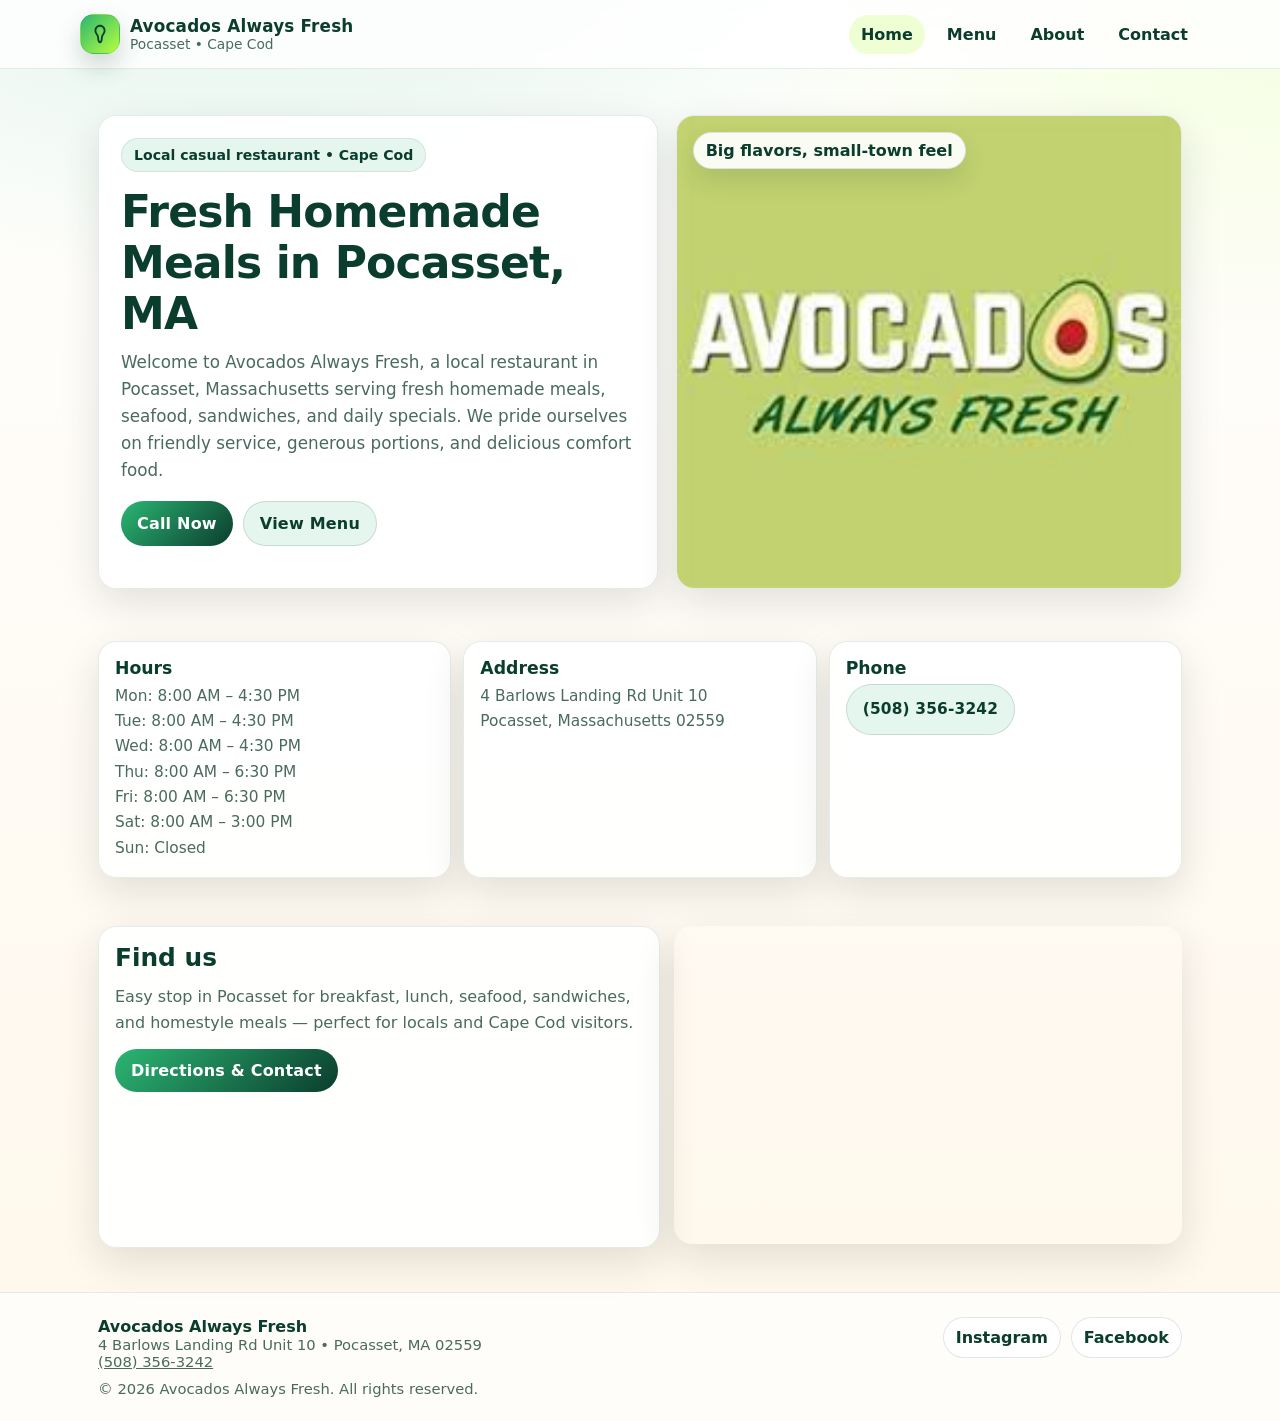
<file: index.html>
<!doctype html>
<html lang="en">
<head>
  <meta charset="utf-8" />
  <meta name="viewport" content="width=device-width, initial-scale=1" />
  <title>Avocados Always Fresh | Fresh Homemade Meals in Pocasset, MA</title>
  <meta name="description" content="Avocados Always Fresh is a local casual restaurant in Pocasset, MA serving breakfast, lunch, seafood, sandwiches, and homestyle meals. Call (508) 356-3242." />
  <meta name="theme-color" content="#2bb673" />
  <link rel="stylesheet" href="styles.css" />

  <script type="application/ld+json">
  {
    "@context": "https://schema.org",
    "@type": "Restaurant",
    "name": "Avocados Always Fresh",
    "address": {
      "@type": "PostalAddress",
      "streetAddress": "4 Barlows Landing Rd Unit 10",
      "addressLocality": "Pocasset",
      "addressRegion": "MA",
      "postalCode": "02559",
      "addressCountry": "US"
    },
    "telephone": "+1-508-356-3242",
    "servesCuisine": ["Breakfast", "Lunch", "Seafood", "Sandwiches", "Homestyle"],
    "url": "./"
  }
  </script>
</head>
<body>
  <header class="site-header">
    <div class="container header-inner">
      <a class="brand" href="index.html" aria-label="Avocados Always Fresh home">
        <span class="brand-mark" aria-hidden="true">
          <svg viewBox="0 0 24 24"><path d="M12 2c3.4 0 6 2.8 6 6.2 0 1.7-.7 3.3-1.7 4.6-.7.9-1.3 2.1-1.3 3.7 0 3.4-1.5 5.5-3 5.5s-3-2.1-3-5.5c0-1.6-.6-2.8-1.3-3.7C6.7 11.5 6 9.9 6 8.2 6 4.8 8.6 2 12 2zm0 2C9.7 4 8 5.8 8 8.2c0 1.3.6 2.5 1.3 3.4 1 1.3 1.7 2.9 1.7 4.9 0 2.1.8 3.5 1 3.5s1-1.4 1-3.5c0-2 .7-3.6 1.7-4.9.7-.9 1.3-2.1 1.3-3.4C16 5.8 14.3 4 12 4z"/></svg>
        </span>
        <span class="brand-title"><strong>Avocados Always Fresh</strong><span>Pocasset • Cape Cod</span></span>
      </a>

      <nav class="nav" aria-label="Primary">
        <ul>
          <li><a data-nav href="index.html">Home</a></li>
          <li><a data-nav href="menu.html">Menu</a></li>
          <li><a data-nav href="about.html">About</a></li>
          <li><a data-nav href="contact.html">Contact</a></li>
        </ul>
      </nav>

      <button class="nav-toggle" aria-label="Open menu" aria-expanded="false">
        <svg viewBox="0 0 24 24"><path d="M4 7h16v2H4V7zm0 8h16v2H4v-2zm0-4h16v2H4v-2z"/></svg>
      </button>
    </div>

    <div class="nav-drawer" role="dialog" aria-label="Mobile navigation">
      <div class="container drawer-inner">
        <a data-nav href="index.html">Home</a>
        <a data-nav href="menu.html">Menu</a>
        <a data-nav href="about.html">About</a>
        <a data-nav href="contact.html">Contact</a>
      </div>
    </div>
  </header>

  <main>
    <section class="hero">
      <div class="container hero-grid">
        <div class="card">
          <div class="hero-copy">
            <div class="kicker">Local casual restaurant • Cape Cod</div>
            <h1 class="h1">Fresh Homemade Meals in Pocasset, MA</h1>
            <p class="lede">Welcome to Avocados Always Fresh, a local restaurant in Pocasset, Massachusetts serving fresh homemade meals, seafood, sandwiches, and daily specials. We pride ourselves on friendly service, generous portions, and delicious comfort food.</p>
            <div class="btn-row">
              <a class="btn btn-primary" href="tel:+15083563242">Call Now</a>
              <a class="btn btn-ghost" href="menu.html">View Menu</a>
            </div>
          </div>
        </div>

        <div class="card hero-media hero-media-wrap">
          <div class="badge">Big flavors, small-town feel</div>
          <img loading="eager" alt="Avocados Always Fresh" src="assets/img/green.jpg" />
        </div>
      </div>
    </section>

    <section class="section">
      <div class="container cards" aria-label="Quick info">
        <div class="card card-pad">
          <h3>Hours</h3>
          <p class="small">
            Mon: 8:00 AM – 4:30 PM<br>
            Tue: 8:00 AM – 4:30 PM<br>
            Wed: 8:00 AM – 4:30 PM<br>
            Thu: 8:00 AM – 6:30 PM<br>
            Fri: 8:00 AM – 6:30 PM<br>
            Sat: 8:00 AM – 3:00 PM<br>
            Sun: Closed
          </p>
        </div>
        <div class="card card-pad">
          <h3>Address</h3>
          <p class="small">4 Barlows Landing Rd Unit 10<br>Pocasset, Massachusetts 02559</p>
        </div>
        <div class="card card-pad">
          <h3>Phone</h3>
          <p class="small"><a class="btn btn-ghost" href="tel:+15083563242">(508) 356-3242</a></p>
        </div>
      </div>
    </section>

    <section class="section">
      <div class="container split">
        <div class="card card-pad">
          <h2>Find us</h2>
          <p>Easy stop in Pocasset for breakfast, lunch, seafood, sandwiches, and homestyle meals — perfect for locals and Cape Cod visitors.</p>
          <div style="height:12px"></div>
          <a class="btn btn-primary" href="contact.html">Directions & Contact</a>
        </div>
        <div>
          <iframe class="map-embed" loading="lazy" referrerpolicy="no-referrer-when-downgrade" title="Avocados Always Fresh map" src="https://www.google.com/maps?q=4%20Barlows%20Landing%20Rd%20Unit%2010%20Pocasset%20MA%2002559&output=embed"></iframe>
        </div>
      </div>
    </section>
  </main>

  <footer class="site-footer">
    <div class="container footer-inner">
      <div class="footer-meta">
        <strong>Avocados Always Fresh</strong>
        <div class="smallprint">4 Barlows Landing Rd Unit 10 • Pocasset, MA 02559</div>
        <div class="smallprint"><a href="tel:+15083563242">(508) 356-3242</a></div>
      </div>
    <div class="footer-links" aria-label="Social links">

  <a class="icon-btn"
     href="https://www.instagram.com/avocadoscapecod/"
     target="_blank"
     rel="noopener noreferrer">
    Instagram
  </a>

  <a class="icon-btn"
     href="https://www.facebook.com/p/Avocados-Cape-Cod-100057155391975/"
     target="_blank"
     rel="noopener noreferrer">
    Facebook
  </a>

</div>
    </div>
    <div class="container" style="margin-top:10px">
      <div class="smallprint">© <span id="y"></span> Avocados Always Fresh. All rights reserved.</div>
    </div>
  </footer>

  <script>document.getElementById('y').textContent = new Date().getFullYear();</script>
  <script src="script.js"></script>
</body>
</html>
</file>
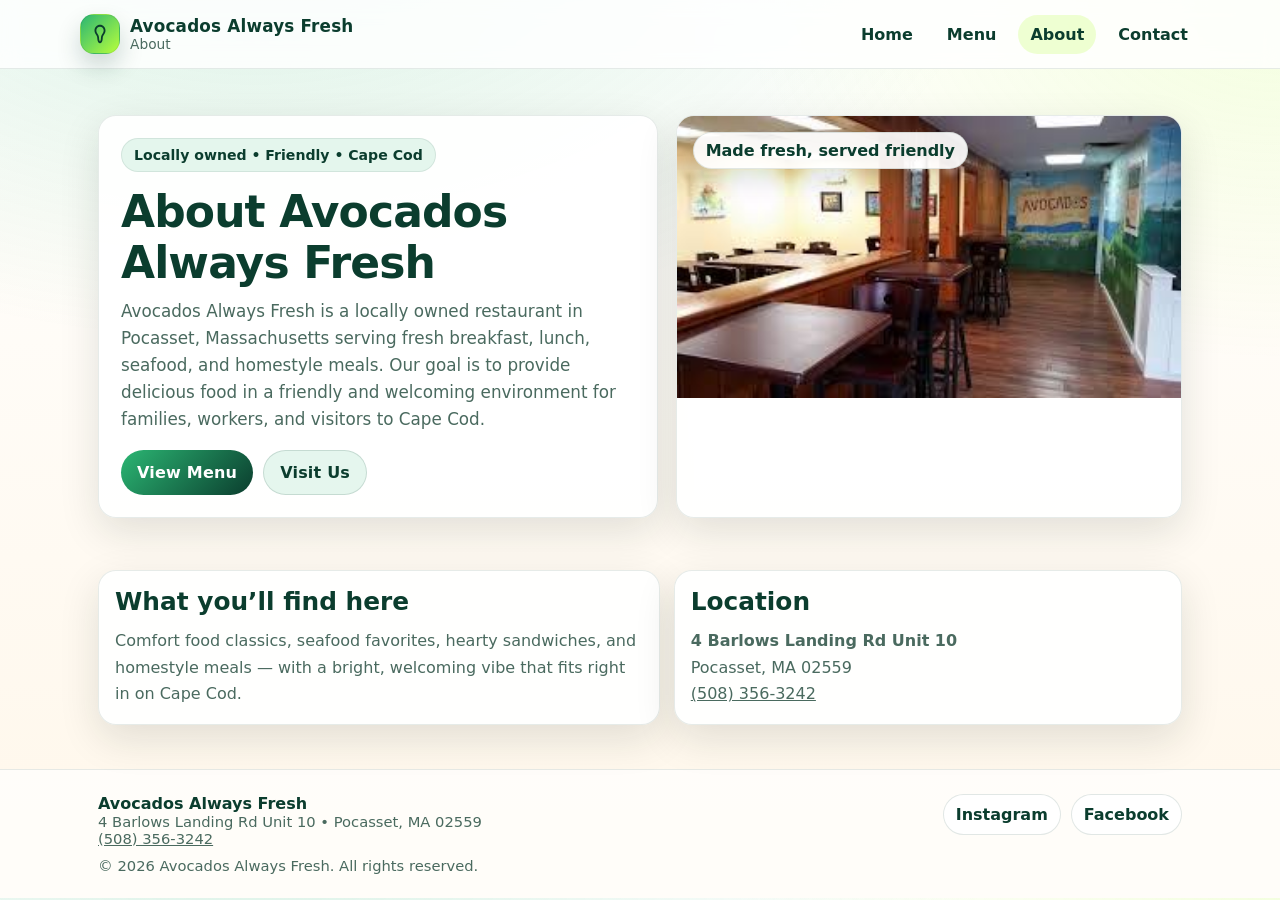
<file: about.html>
<!doctype html>
<html lang="en">
<head>
  <meta charset="utf-8" />
  <meta name="viewport" content="width=device-width, initial-scale=1" />
  <title>About | Avocados Always Fresh</title>
  <meta name="description" content="Avocados Always Fresh is a locally owned restaurant in Pocasset, MA serving breakfast, lunch, seafood, and homestyle meals." />
  <meta name="theme-color" content="#2bb673" />
  <link rel="stylesheet" href="styles.css" />
</head>
<body>
  <header class="site-header">
    <div class="container header-inner">
      <a class="brand" href="index.html" aria-label="Avocados Always Fresh home">
        <span class="brand-mark" aria-hidden="true">
          <svg viewBox="0 0 24 24"><path d="M12 2c3.4 0 6 2.8 6 6.2 0 1.7-.7 3.3-1.7 4.6-.7.9-1.3 2.1-1.3 3.7 0 3.4-1.5 5.5-3 5.5s-3-2.1-3-5.5c0-1.6-.6-2.8-1.3-3.7C6.7 11.5 6 9.9 6 8.2 6 4.8 8.6 2 12 2zm0 2C9.7 4 8 5.8 8 8.2c0 1.3.6 2.5 1.3 3.4 1 1.3 1.7 2.9 1.7 4.9 0 2.1.8 3.5 1 3.5s1-1.4 1-3.5c0-2 .7-3.6 1.7-4.9.7-.9 1.3-2.1 1.3-3.4C16 5.8 14.3 4 12 4z"/></svg>
        </span>
        <span class="brand-title"><strong>Avocados Always Fresh</strong><span>About</span></span>
      </a>

      <nav class="nav" aria-label="Primary">
        <ul>
          <li><a data-nav href="index.html">Home</a></li>
          <li><a data-nav href="menu.html">Menu</a></li>
          <li><a data-nav href="about.html">About</a></li>
          <li><a data-nav href="contact.html">Contact</a></li>
        </ul>
      </nav>

      <button class="nav-toggle" aria-label="Open menu" aria-expanded="false">
        <svg viewBox="0 0 24 24"><path d="M4 7h16v2H4V7zm0 8h16v2H4v-2zm0-4h16v2H4v-2z"/></svg>
      </button>
    </div>

    <div class="nav-drawer" role="dialog" aria-label="Mobile navigation">
      <div class="container drawer-inner">
        <a data-nav href="index.html">Home</a>
        <a data-nav href="menu.html">Menu</a>
        <a data-nav href="about.html">About</a>
        <a data-nav href="contact.html">Contact</a>
      </div>
    </div>
  </header>

  <main>
    <section class="hero">
      <div class="container hero-grid">
        <div class="card">
          <div class="hero-copy">
            <div class="kicker">Locally owned • Friendly • Cape Cod</div>
            <h1 class="h1">About Avocados Always Fresh</h1>
            <p class="lede">Avocados Always Fresh is a locally owned restaurant in Pocasset, Massachusetts serving fresh breakfast, lunch, seafood, and homestyle meals. Our goal is to provide delicious food in a friendly and welcoming environment for families, workers, and visitors to Cape Cod.</p>
            <div class="btn-row">
              <a class="btn btn-primary" href="menu.html">View Menu</a>
              <a class="btn btn-ghost" href="contact.html">Visit Us</a>
            </div>
          </div>
        </div>
        <div class="card hero-media hero-media-wrap">
          <div class="badge">Made fresh, served friendly</div>
          <img loading="eager" alt="Avocados Always Fresh" src="assets/img/avocado.jpg" />
        </div>
      </div>
    </section>

    <section class="section">
      <div class="container split">
        <div class="card card-pad">
          <h2>What you’ll find here</h2>
          <p>Comfort food classics, seafood favorites, hearty sandwiches, and homestyle meals — with a bright, welcoming vibe that fits right in on Cape Cod.</p>
        </div>
        <div class="card card-pad">
          <h2>Location</h2>
          <p><strong>4 Barlows Landing Rd Unit 10</strong><br>Pocasset, MA 02559<br><a href="tel:+15083563242">(508) 356-3242</a></p>
        </div>
      </div>
    </section>
  </main>

  <footer class="site-footer">
    <div class="container footer-inner">
      <div class="footer-meta">
        <strong>Avocados Always Fresh</strong>
        <div class="smallprint">4 Barlows Landing Rd Unit 10 • Pocasset, MA 02559</div>
        <div class="smallprint"><a href="tel:+15083563242">(508) 356-3242</a></div>
      </div>
    <div class="footer-links" aria-label="Social links">

  <a class="icon-btn"
     href="https://www.instagram.com/avocadoscapecod/"
     target="_blank"
     rel="noopener noreferrer">
    Instagram
  </a>

  <a class="icon-btn"
     href="https://www.facebook.com/p/Avocados-Cape-Cod-100057155391975/"
     target="_blank"
     rel="noopener noreferrer">
    Facebook
  </a>

</div>
    </div>
    <div class="container" style="margin-top:10px">
      <div class="smallprint">© <span id="y"></span> Avocados Always Fresh. All rights reserved.</div>
    </div>
  </footer>

  <script>document.getElementById('y').textContent = new Date().getFullYear();</script>
  <script src="script.js"></script>
</body>
</html>
</file>
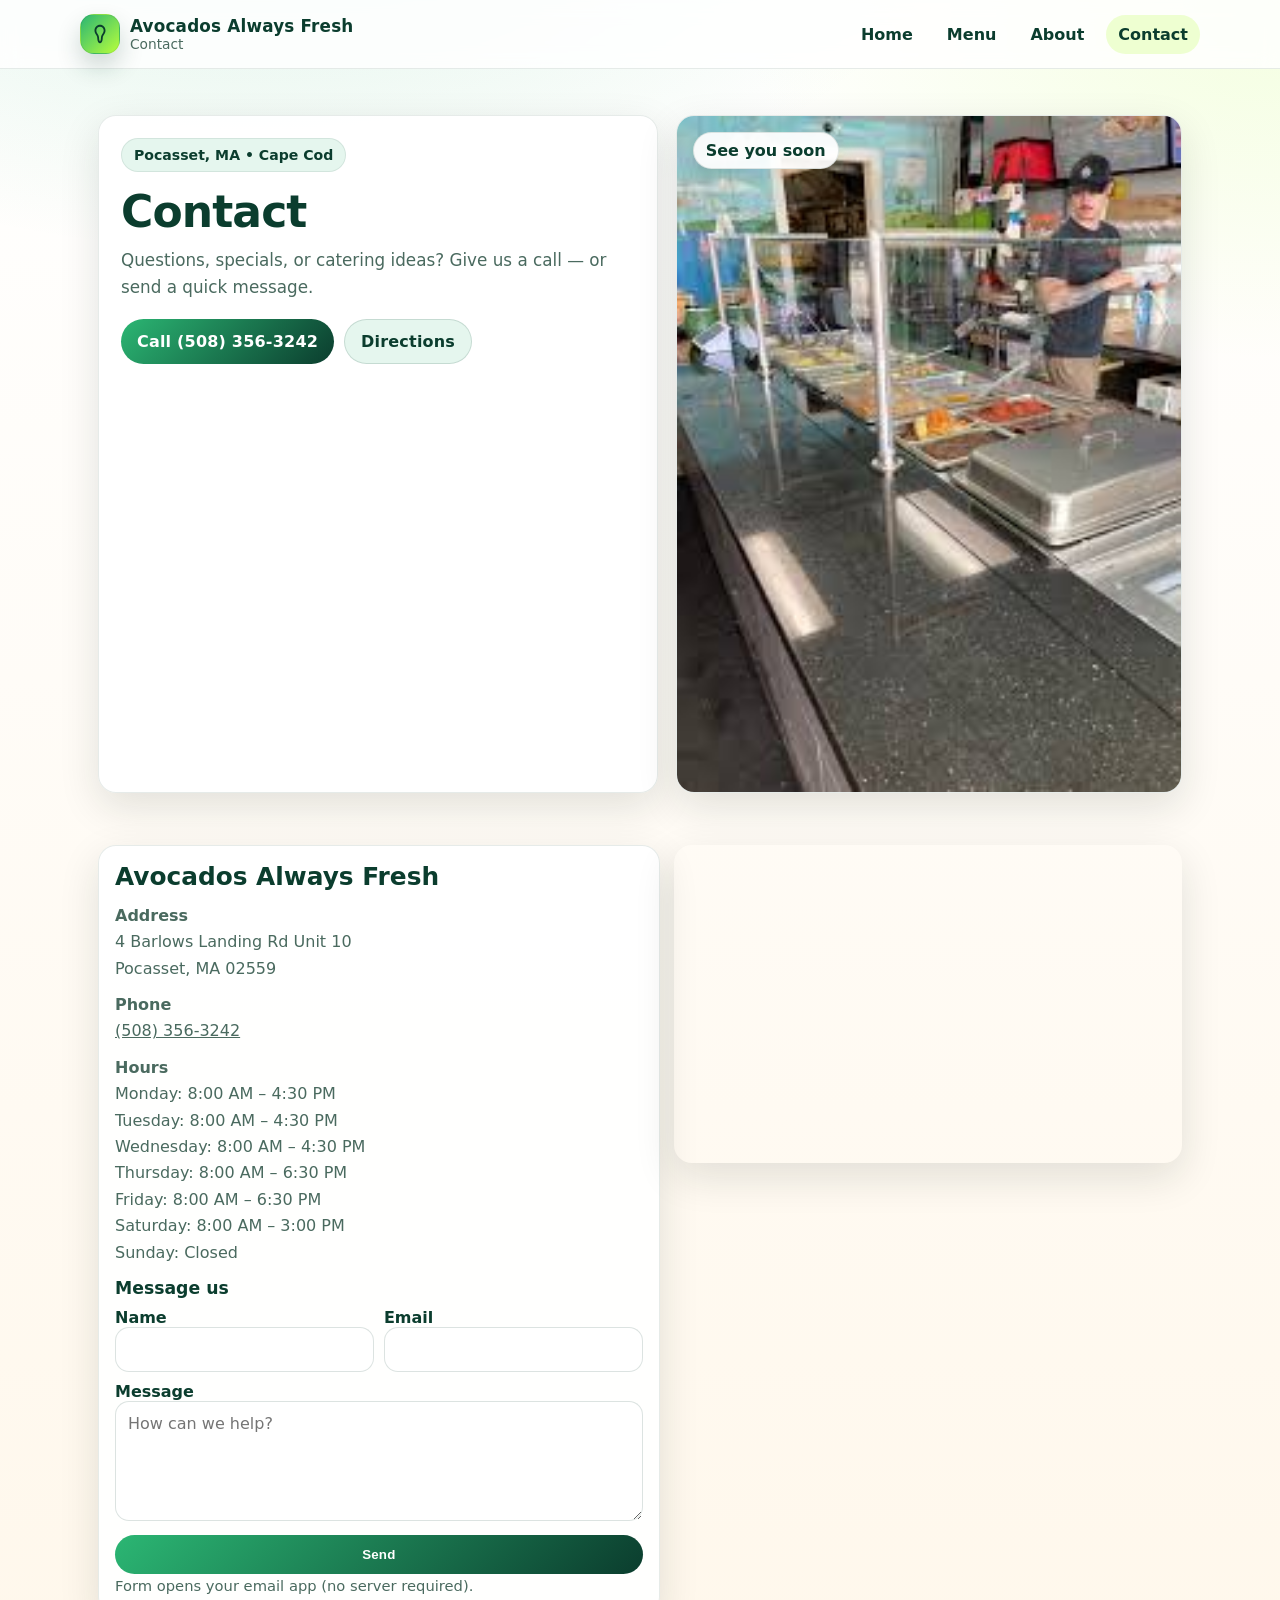
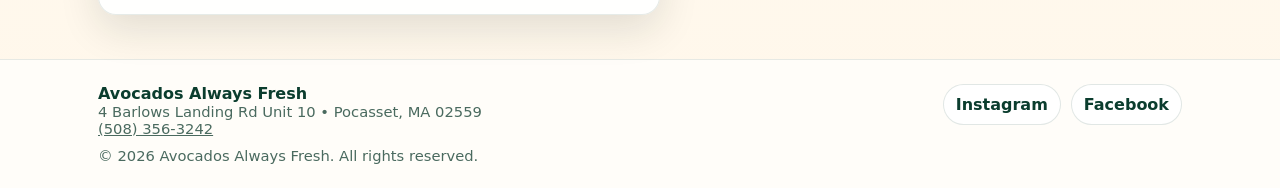
<file: contact.html>
<!doctype html>
<html lang="en">
<head>
  <meta charset="utf-8" />
  <meta name="viewport" content="width=device-width, initial-scale=1" />
  <title>Contact | Avocados Always Fresh</title>
  <meta name="description" content="Contact Avocados Always Fresh in Pocasset, MA. Address, hours, phone number, contact form, and Google Map." />
  <meta name="theme-color" content="#2bb673" />
  <link rel="stylesheet" href="styles.css" />
</head>
<body>
  <header class="site-header">
    <div class="container header-inner">
      <a class="brand" href="index.html" aria-label="Avocados Always Fresh home">
        <span class="brand-mark" aria-hidden="true">
          <svg viewBox="0 0 24 24"><path d="M12 2c3.4 0 6 2.8 6 6.2 0 1.7-.7 3.3-1.7 4.6-.7.9-1.3 2.1-1.3 3.7 0 3.4-1.5 5.5-3 5.5s-3-2.1-3-5.5c0-1.6-.6-2.8-1.3-3.7C6.7 11.5 6 9.9 6 8.2 6 4.8 8.6 2 12 2zm0 2C9.7 4 8 5.8 8 8.2c0 1.3.6 2.5 1.3 3.4 1 1.3 1.7 2.9 1.7 4.9 0 2.1.8 3.5 1 3.5s1-1.4 1-3.5c0-2 .7-3.6 1.7-4.9.7-.9 1.3-2.1 1.3-3.4C16 5.8 14.3 4 12 4z"/></svg>
        </span>
        <span class="brand-title"><strong>Avocados Always Fresh</strong><span>Contact</span></span>
      </a>

      <nav class="nav" aria-label="Primary">
        <ul>
          <li><a data-nav href="index.html">Home</a></li>
          <li><a data-nav href="menu.html">Menu</a></li>
          <li><a data-nav href="about.html">About</a></li>
          <li><a data-nav href="contact.html">Contact</a></li>
        </ul>
      </nav>

      <button class="nav-toggle" aria-label="Open menu" aria-expanded="false">
        <svg viewBox="0 0 24 24"><path d="M4 7h16v2H4V7zm0 8h16v2H4v-2zm0-4h16v2H4v-2z"/></svg>
      </button>
    </div>

    <div class="nav-drawer" role="dialog" aria-label="Mobile navigation">
      <div class="container drawer-inner">
        <a data-nav href="index.html">Home</a>
        <a data-nav href="menu.html">Menu</a>
        <a data-nav href="about.html">About</a>
        <a data-nav href="contact.html">Contact</a>
      </div>
    </div>
  </header>

  <main>
    <section class="hero">
      <div class="container hero-grid">
        <div class="card">
          <div class="hero-copy">
            <div class="kicker">Pocasset, MA • Cape Cod</div>
            <h1 class="h1">Contact</h1>
            <p class="lede">Questions, specials, or catering ideas? Give us a call — or send a quick message.</p>
            <div class="btn-row">
              <a class="btn btn-primary" href="tel:+15083563242">Call (508) 356-3242</a>
              <a class="btn btn-ghost" href="https://www.google.com/maps?q=4%20Barlows%20Landing%20Rd%20Unit%2010%20Pocasset%20MA%2002559" target="_blank" rel="noopener">Directions</a>
            </div>
          </div>
        </div>
        <div class="card hero-media hero-media-wrap">
          <div class="badge">See you soon</div>
          <img loading="eager" alt="Avocados Always Fresh" src="assets/img/images.jpg" />
        </div>
      </div>
    </section>

    <section class="section">
      <div class="container split">
        <div class="card card-pad">
          <h2>Avocados Always Fresh</h2>
          <p><strong>Address</strong><br>4 Barlows Landing Rd Unit 10<br>Pocasset, MA 02559</p>
          <div style="height:10px"></div>
          <p><strong>Phone</strong><br><a href="tel:+15083563242">(508) 356-3242</a></p>
          <div style="height:10px"></div>
          <p><strong>Hours</strong><br>
            Monday: 8:00 AM – 4:30 PM<br>
            Tuesday: 8:00 AM – 4:30 PM<br>
            Wednesday: 8:00 AM – 4:30 PM<br>
            Thursday: 8:00 AM – 6:30 PM<br>
            Friday: 8:00 AM – 6:30 PM<br>
            Saturday: 8:00 AM – 3:00 PM<br>
            Sunday: Closed
          </p>

          <div style="height:12px"></div>
          <h3 style="margin:0 0 8px; color: var(--deep)">Message us</h3>
          <form id="contact-form">
            <div class="form-row">
              <div>
                <label for="name">Name</label>
                <input id="name" name="name" autocomplete="name" required />
              </div>
              <div>
                <label for="email">Email</label>
                <input id="email" name="email" type="email" autocomplete="email" required />
              </div>
            </div>
            <div>
              <label for="message">Message</label>
              <textarea id="message" name="message" required placeholder="How can we help?"></textarea>
            </div>
            <button class="btn btn-primary" type="submit">Send</button>
          </form>
          <p class="smallprint">Form opens your email app (no server required).</p>
        </div>
        <div>
          <iframe class="map-embed" loading="lazy" referrerpolicy="no-referrer-when-downgrade" title="Avocados Always Fresh map" src="https://www.google.com/maps?q=4%20Barlows%20Landing%20Rd%20Unit%2010%20Pocasset%20MA%2002559&output=embed"></iframe>
        </div>
      </div>
    </section>
  </main>

  <footer class="site-footer">
    <div class="container footer-inner">
      <div class="footer-meta">
        <strong>Avocados Always Fresh</strong>
        <div class="smallprint">4 Barlows Landing Rd Unit 10 • Pocasset, MA 02559</div>
        <div class="smallprint"><a href="tel:+15083563242">(508) 356-3242</a></div>
      </div>
     <div class="footer-links" aria-label="Social links">

  <a class="icon-btn"
     href="https://www.instagram.com/avocadoscapecod/"
     target="_blank"
     rel="noopener noreferrer">
    Instagram
  </a>

  <a class="icon-btn"
     href="https://www.facebook.com/p/Avocados-Cape-Cod-100057155391975/"
     target="_blank"
     rel="noopener noreferrer">
    Facebook
  </a>

</div>
    </div>
    <div class="container" style="margin-top:10px">
      <div class="smallprint">© <span id="y"></span> Avocados Always Fresh. All rights reserved.</div>
    </div>
  </footer>

  <script>document.getElementById('y').textContent = new Date().getFullYear();</script>
  <script src="script.js"></script>
</body>
</html>
</file>
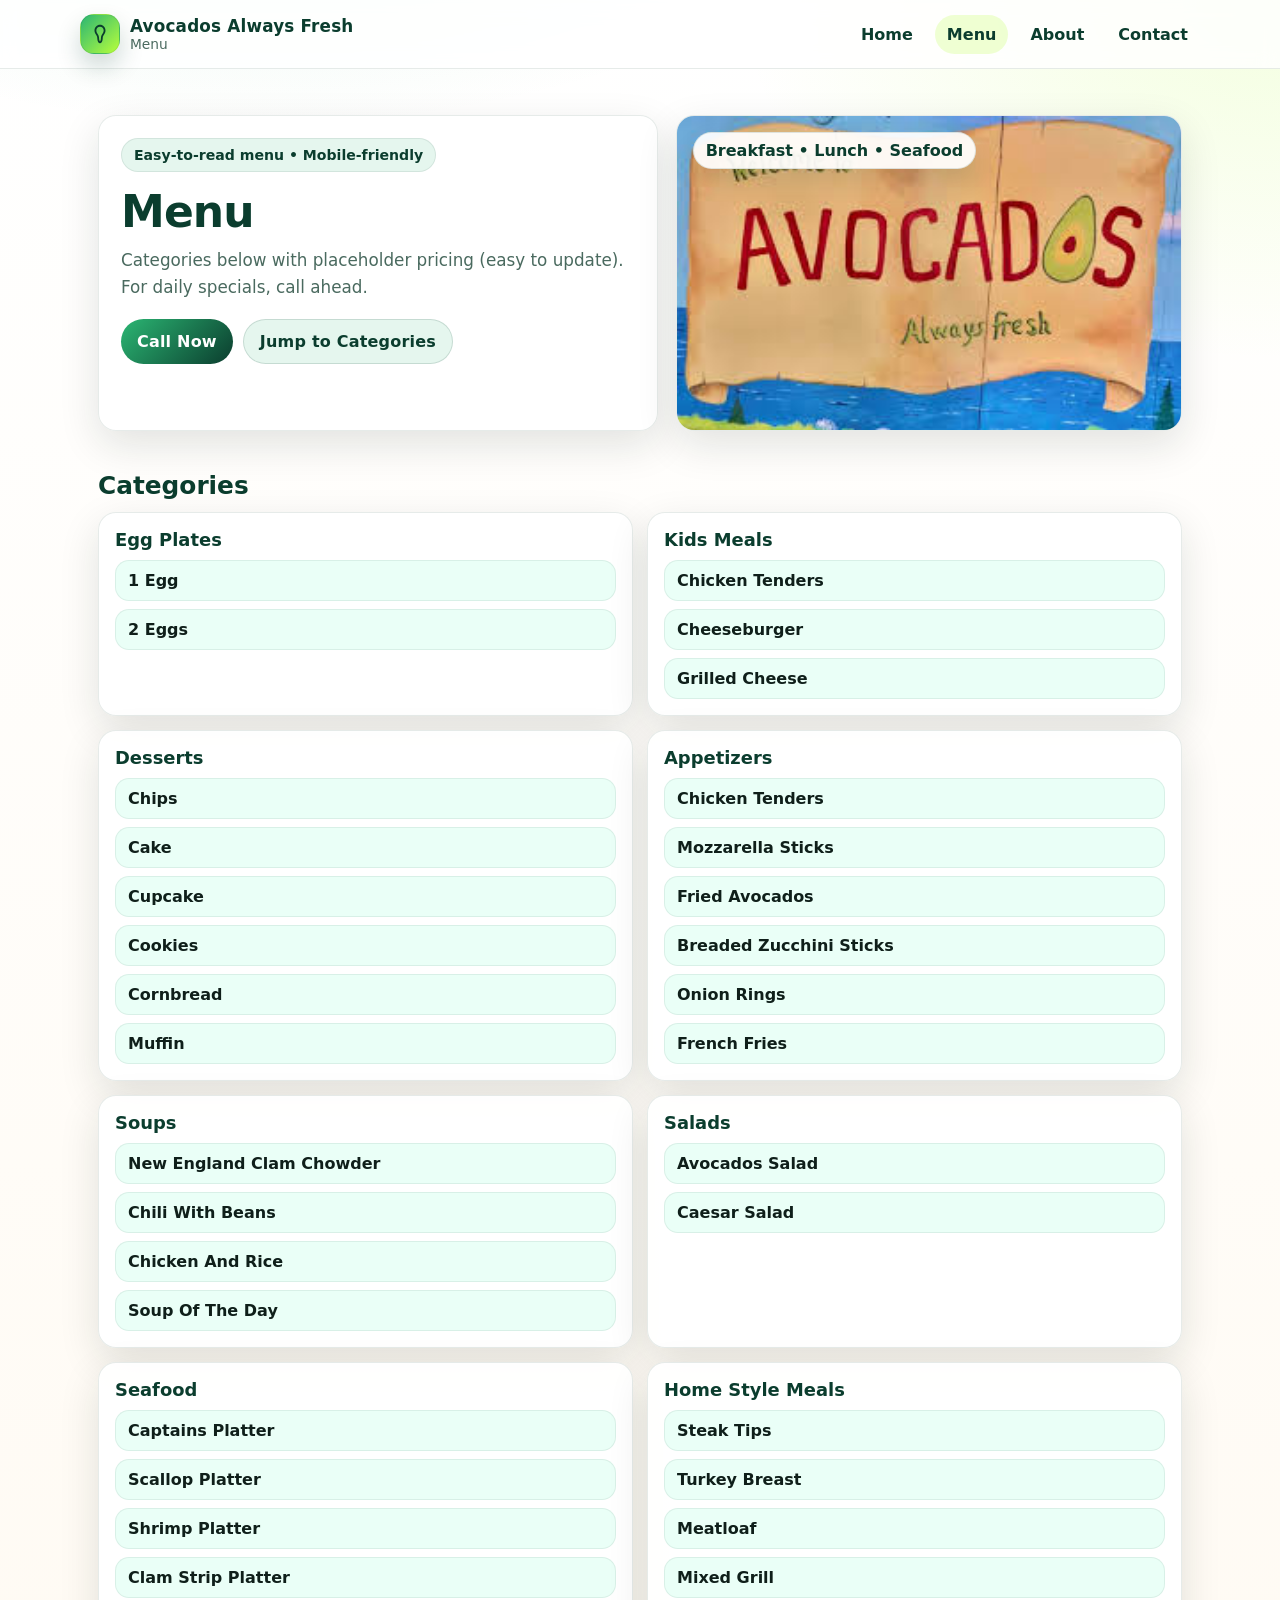
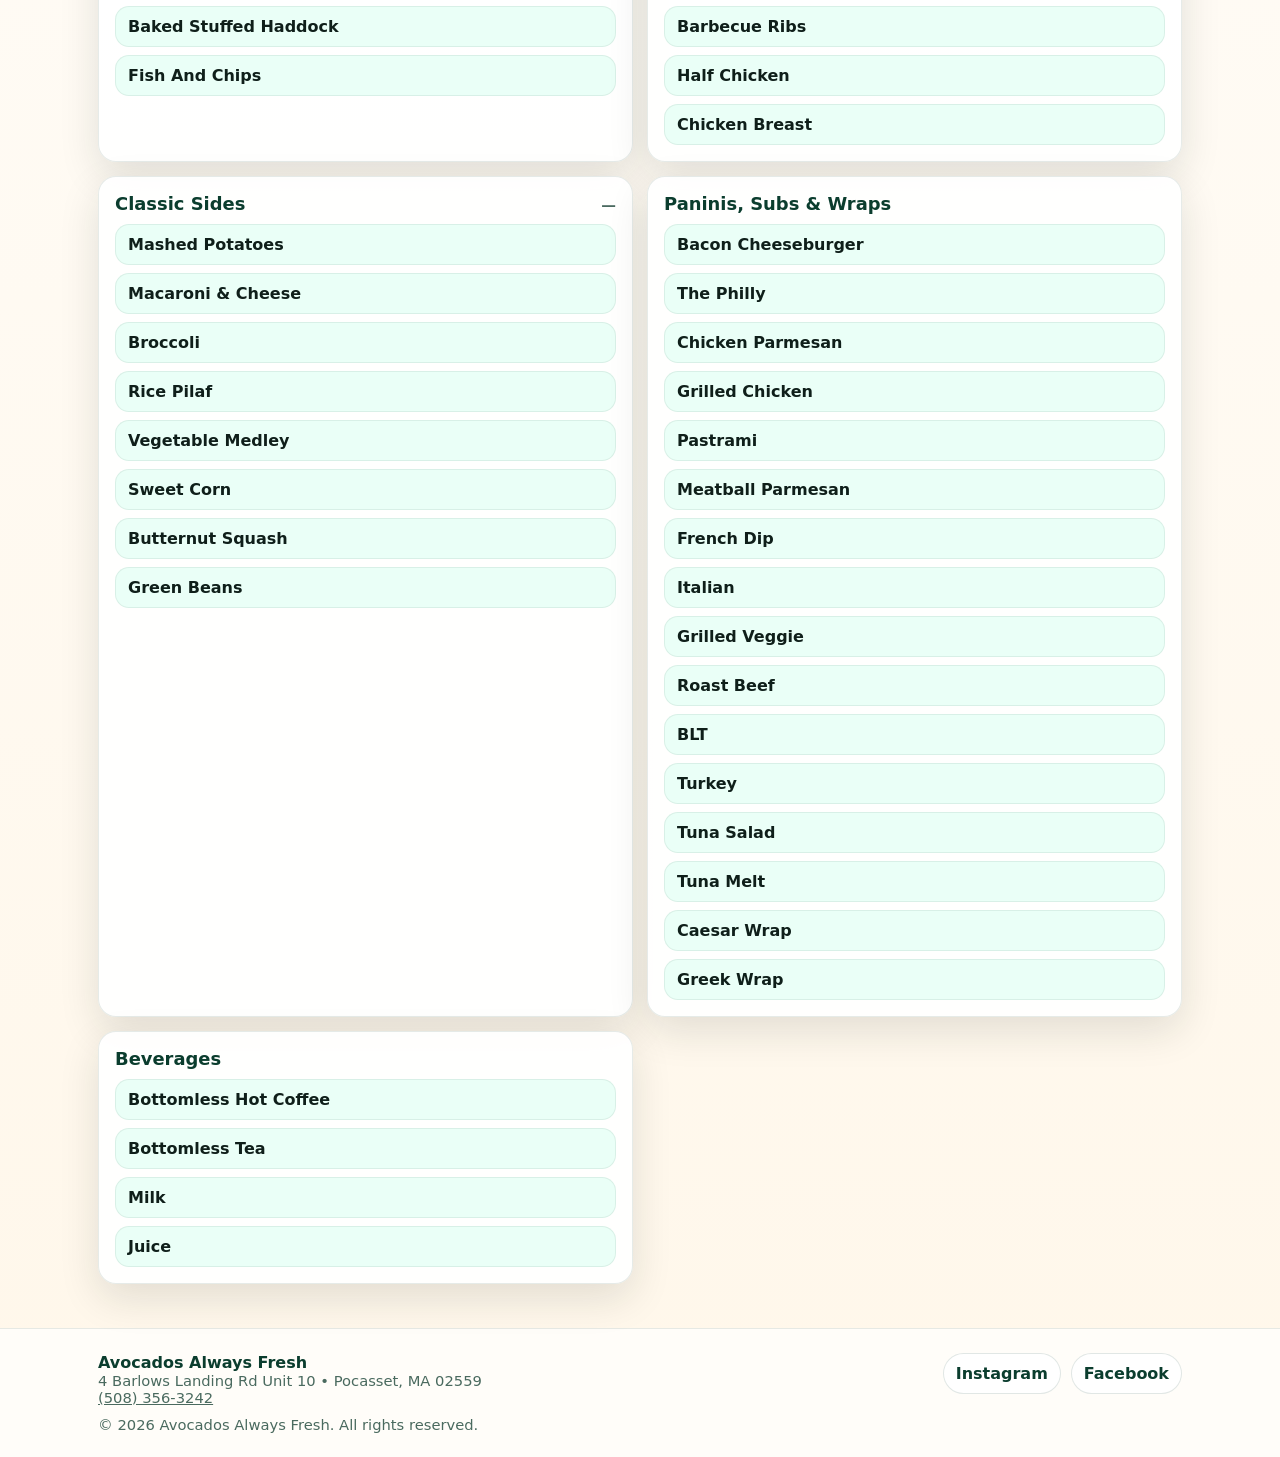
<file: menu.html>
<!doctype html>
<html lang="en">
<head>
  <meta charset="utf-8" />
  <meta name="viewport" content="width=device-width, initial-scale=1" />
  <title>Menu | Avocados Always Fresh</title>
  <meta name="description" content="Menu for Avocados Always Fresh in Pocasset, MA — breakfast, lunch, seafood, sandwiches, and homestyle meals." />
  <meta name="theme-color" content="#2bb673" />
  <link rel="stylesheet" href="styles.css" />
</head>
<body>
  <header class="site-header">
    <div class="container header-inner">
      <a class="brand" href="index.html" aria-label="Avocados Always Fresh home">
        <span class="brand-mark" aria-hidden="true">
          <svg viewBox="0 0 24 24"><path d="M12 2c3.4 0 6 2.8 6 6.2 0 1.7-.7 3.3-1.7 4.6-.7.9-1.3 2.1-1.3 3.7 0 3.4-1.5 5.5-3 5.5s-3-2.1-3-5.5c0-1.6-.6-2.8-1.3-3.7C6.7 11.5 6 9.9 6 8.2 6 4.8 8.6 2 12 2zm0 2C9.7 4 8 5.8 8 8.2c0 1.3.6 2.5 1.3 3.4 1 1.3 1.7 2.9 1.7 4.9 0 2.1.8 3.5 1 3.5s1-1.4 1-3.5c0-2 .7-3.6 1.7-4.9.7-.9 1.3-2.1 1.3-3.4C16 5.8 14.3 4 12 4z"/></svg>
        </span>
        <span class="brand-title"><strong>Avocados Always Fresh</strong><span>Menu</span></span>
      </a>

      <nav class="nav" aria-label="Primary">
        <ul>
          <li><a data-nav href="index.html">Home</a></li>
          <li><a data-nav href="menu.html">Menu</a></li>
          <li><a data-nav href="about.html">About</a></li>
          <li><a data-nav href="contact.html">Contact</a></li>
        </ul>
      </nav>

      <button class="nav-toggle" aria-label="Open menu" aria-expanded="false">
        <svg viewBox="0 0 24 24"><path d="M4 7h16v2H4V7zm0 8h16v2H4v-2zm0-4h16v2H4v-2z"/></svg>
      </button>
    </div>

    <div class="nav-drawer" role="dialog" aria-label="Mobile navigation">
      <div class="container drawer-inner">
        <a data-nav href="index.html">Home</a>
        <a data-nav href="menu.html">Menu</a>
        <a data-nav href="about.html">About</a>
        <a data-nav href="contact.html">Contact</a>
      </div>
    </div>
  </header>

  <main>
    <section class="hero">
      <div class="container hero-grid">
        <div class="card">
          <div class="hero-copy">
            <div class="kicker">Easy-to-read menu • Mobile-friendly</div>
            <h1 class="h1">Menu</h1>
            <p class="lede">Categories below with placeholder pricing (easy to update). For daily specials, call ahead.</p>
            <div class="btn-row">
              <a class="btn btn-primary" href="tel:+15083563242">Call Now</a>
              <a class="btn btn-ghost" href="#menu">Jump to Categories</a>
            </div>
          </div>
        </div>
        <div class="card hero-media hero-media-wrap">
          <div class="badge">Breakfast • Lunch • Seafood</div>
          <img loading="eager" alt="Avocados Always Fresh" src="assets/img/home-hero.jpg" />
        </div>
      </div>
    </section>

    <section class="section" id="menu">
      <div class="container">
        <h2>Categories</h2>
        <div class="menu-grid">

          <div class="card card-pad menu-group">
            <header><h3>Egg Plates</h3><span> </span></header>
            <ul class="menu-list">
              <li class="menu-item"><strong>1 Egg</strong><em></em></li>
              <li class="menu-item"><strong>2 Eggs</strong><em></em></li>
            </ul>
          </div>

          <div class="card card-pad menu-group">
            <header><h3>Kids Meals</h3><span> </span></header>
            <ul class="menu-list">
              <li class="menu-item"><strong>Chicken Tenders</strong><em></em></li>
              <li class="menu-item"><strong>Cheeseburger</strong><em></em></li>
              <li class="menu-item"><strong>Grilled Cheese</strong><em></em></li>
            </ul>
          </div>

          <div class="card card-pad menu-group">
            <header><h3>Desserts</h3><span></span></header>
            <ul class="menu-list">
              <li class="menu-item"><strong>Chips</strong><em></em></li>
              <li class="menu-item"><strong>Cake</strong><em></em></li>
              <li class="menu-item"><strong>Cupcake</strong><em></em></li>
              <li class="menu-item"><strong>Cookies</strong><em></em></li>
              <li class="menu-item"><strong>Cornbread</strong><em></em></li>
              <li class="menu-item"><strong>Muffin</strong><em></em></li>
            </ul>
          </div>

          <div class="card card-pad menu-group">
            <header><h3>Appetizers</h3><span></span></header>
            <ul class="menu-list">
              <li class="menu-item"><strong>Chicken Tenders</strong><em></em></li>
              <li class="menu-item"><strong>Mozzarella Sticks</strong><em></em></li>
              <li class="menu-item"><strong>Fried Avocados</strong><em></em></li>
              <li class="menu-item"><strong>Breaded Zucchini Sticks</strong><em></em></li>
              <li class="menu-item"><strong>Onion Rings</strong><em></em></li>
              <li class="menu-item"><strong>French Fries</strong><em></em></li>
            </ul>
          </div>

          <div class="card card-pad menu-group">
            <header><h3>Soups</h3><span> </span></header>
            <ul class="menu-list">
              <li class="menu-item"><strong>New England Clam Chowder</strong><em></em></li>
              <li class="menu-item"><strong>Chili With Beans</strong><em></em></li>
              <li class="menu-item"><strong>Chicken And Rice</strong><em></em></li>
              <li class="menu-item"><strong>Soup Of The Day</strong><em></em></li>
            </ul>
          </div>

          <div class="card card-pad menu-group">
            <header><h3>Salads</h3><span> </span></header>
            <ul class="menu-list">
              <li class="menu-item"><strong>Avocados Salad</strong><em></em></li>
              <li class="menu-item"><strong>Caesar Salad</strong><em></em></li>
            </ul>
          </div>

          <div class="card card-pad menu-group">
            <header><h3>Seafood</h3><span> </span></header>
            <ul class="menu-list">
              <li class="menu-item"><strong>Captains Platter</strong><em></em></li>
              <li class="menu-item"><strong>Scallop Platter</strong><em></em></li>
              <li class="menu-item"><strong>Shrimp Platter</strong><em></em></li>
              <li class="menu-item"><strong>Clam Strip Platter</strong><em></em></li>
              <li class="menu-item"><strong>Baked Stuffed Haddock</strong><em></em></li>
              <li class="menu-item"><strong>Fish And Chips</strong><em></em></li>
            </ul>
          </div>

          <div class="card card-pad menu-group">
            <header><h3>Home Style Meals</h3><span> </span></header>
            <ul class="menu-list">
              <li class="menu-item"><strong>Steak Tips</strong><em></em></li>
              <li class="menu-item"><strong>Turkey Breast</strong><em></em></li>
              <li class="menu-item"><strong>Meatloaf</strong><em></em></li>
              <li class="menu-item"><strong>Mixed Grill</strong><em></em></li>
              <li class="menu-item"><strong>Barbecue Ribs</strong><em></em></li>
              <li class="menu-item"><strong>Half Chicken</strong><em></em></li>
              <li class="menu-item"><strong>Chicken Breast</strong><em></em></li>
            </ul>
          </div>

          <div class="card card-pad menu-group">
            <header><h3>Classic Sides</h3><span>—</span></header>
            <ul class="menu-list">
              <li class="menu-item"><strong>Mashed Potatoes</strong><em></em></li>
              <li class="menu-item"><strong>Macaroni &amp; Cheese</strong><em></em></li>
              <li class="menu-item"><strong>Broccoli</strong><em></em></li>
              <li class="menu-item"><strong>Rice Pilaf</strong><em></em></li>
              <li class="menu-item"><strong>Vegetable Medley</strong><em></em></li>
              <li class="menu-item"><strong>Sweet Corn</strong><em></em></li>
              <li class="menu-item"><strong>Butternut Squash</strong><em></em></li>
              <li class="menu-item"><strong>Green Beans</strong><em></em></li>
            </ul>
          </div>

          <div class="card card-pad menu-group">
            <header><h3>Paninis, Subs &amp; Wraps</h3><span> </span></header>
            <ul class="menu-list">
              <li class="menu-item"><strong>Bacon Cheeseburger</strong><em></em></li>
              <li class="menu-item"><strong>The Philly</strong><em></em></li>
              <li class="menu-item"><strong>Chicken Parmesan</strong><em></em></li>
              <li class="menu-item"><strong>Grilled Chicken</strong><em></em></li>
              <li class="menu-item"><strong>Pastrami</strong><em></em></li>
              <li class="menu-item"><strong>Meatball Parmesan</strong><em></em></li>
              <li class="menu-item"><strong>French Dip</strong><em></em></li>
              <li class="menu-item"><strong>Italian</strong><em></em></li>
              <li class="menu-item"><strong>Grilled Veggie</strong><em></em></li>
              <li class="menu-item"><strong>Roast Beef</strong><em></em></li>
              <li class="menu-item"><strong>BLT</strong><em></em></li>
              <li class="menu-item"><strong>Turkey</strong><em></em></li>
              <li class="menu-item"><strong>Tuna Salad</strong><em></em></li>
              <li class="menu-item"><strong>Tuna Melt</strong><em></em></li>
              <li class="menu-item"><strong>Caesar Wrap</strong><em></em></li>
              <li class="menu-item"><strong>Greek Wrap</strong><em></em></li>
            </ul>
          </div>

          <div class="card card-pad menu-group">
            <header><h3>Beverages</h3><span> </span></header>
            <ul class="menu-list">
              <li class="menu-item"><strong>Bottomless Hot Coffee</strong><em></em></li>
              <li class="menu-item"><strong>Bottomless Tea</strong><em></em></li>
              <li class="menu-item"><strong>Milk</strong><em></em></li>
              <li class="menu-item"><strong>Juice</strong><em></em></li>
            </ul>
          </div>

        </div>
      </div>
    </section>
  </main>

  <footer class="site-footer">
    <div class="container footer-inner">
      <div class="footer-meta">
        <strong>Avocados Always Fresh</strong>
        <div class="smallprint">4 Barlows Landing Rd Unit 10 • Pocasset, MA 02559</div>
        <div class="smallprint"><a href="tel:+15083563242">(508) 356-3242</a></div>
      </div>
     <div class="footer-links" aria-label="Social links">

  <a class="icon-btn"
     href="https://www.instagram.com/avocadoscapecod/"
     target="_blank"
     rel="noopener noreferrer">
    Instagram
  </a>

  <a class="icon-btn"
     href="https://www.facebook.com/p/Avocados-Cape-Cod-100057155391975/"
     target="_blank"
     rel="noopener noreferrer">
    Facebook
  </a>

</div>
    </div>
    <div class="container" style="margin-top:10px">
      <div class="smallprint">© <span id="y"></span> Avocados Always Fresh. All rights reserved.</div>
    </div>
  </footer>

  <script>document.getElementById('y').textContent = new Date().getFullYear();</script>
  <script src="script.js"></script>
</body>
</html>
</file>
<file: styles.css>
/* Avocados Always Fresh — Cape Cod casual restaurant */
:root{
  --green:#2bb673;
  --deep:#0b3d2e;
  --mint:#d9fff0;
  --lime:#b7ff3c;
  --white:#ffffff;
  --sand:#fff7ea;
  --ink:#0f1f1a;
  --muted:#4a6a5f;
  --card: rgba(255,255,255,.92);
  --shadow: 0 14px 40px rgba(15,31,26,.12);
  --radius: 18px;
  --max: 1120px;
}
*{box-sizing:border-box}
html{scroll-behavior:smooth}
body{
  margin:0;
  font-family: ui-sans-serif, system-ui, -apple-system, Segoe UI, Roboto, Helvetica, Arial;
  color:var(--ink);
  background:
    radial-gradient(1200px 700px at 20% -10%, rgba(43,182,115,.18), transparent 62%),
    radial-gradient(900px 600px at 100% 0%, rgba(183,255,60,.16), transparent 60%),
    linear-gradient(180deg, var(--white), var(--sand));
}
img{max-width:100%; height:auto; display:block}
a{color:inherit}
.container{max-width:var(--max); margin:0 auto; padding:0 18px}

/* Header */
.site-header{
  position:sticky; top:0; z-index:50;
  background: rgba(255,255,255,.82);
  backdrop-filter: blur(10px);
  border-bottom: 1px solid rgba(11,61,46,.10);
}
.header-inner{display:flex; align-items:center; justify-content:space-between; gap:14px; padding:14px 0}
.brand{display:flex; gap:10px; align-items:center; text-decoration:none}
.brand-mark{
  width:40px; height:40px; border-radius:14px;
  background: linear-gradient(135deg, var(--green), var(--lime));
  box-shadow: 0 12px 24px rgba(11,61,46,.20);
  display:grid; place-items:center;
  border:1px solid rgba(11,61,46,.10);
}
.brand-mark svg{width:22px; height:22px; fill:var(--deep)}
.brand-title strong{display:block; font-size:1.05rem; letter-spacing:.2px; color:var(--deep)}
.brand-title span{display:block; font-size:.86rem; color:var(--muted)}

.nav-toggle{
  width:44px; height:44px;
  border-radius:14px;
  border:1px solid rgba(11,61,46,.14);
  background:#fff;
  box-shadow: 0 10px 22px rgba(11,61,46,.08);
  display:inline-flex; align-items:center; justify-content:center;
}
.nav-toggle svg{width:22px; height:22px; fill:var(--deep)}

.nav{display:none}
.nav ul{margin:0; padding:0; list-style:none; display:flex; gap:10px; align-items:center}
.nav a{
  text-decoration:none;
  display:inline-flex; align-items:center; gap:8px;
  padding:10px 12px;
  border-radius:999px;
  font-weight:800;
  color:var(--deep);
}
.nav a:hover{background: rgba(43,182,115,.12)}
.nav a[aria-current="page"]{background: rgba(183,255,60,.22)}

.nav-drawer{display:none; border-top:1px solid rgba(11,61,46,.10); background: rgba(255,255,255,.94)}
.nav-drawer.open{display:block}
.nav-drawer .drawer-inner{padding:10px 0 14px}
.nav-drawer a{display:block; padding:14px 10px; border-radius:14px; text-decoration:none; font-weight:800; color:var(--deep)}
.nav-drawer a:hover{background: rgba(43,182,115,.12)}

@media (min-width: 860px){
  .nav{display:block}
  .nav-toggle{display:none}
  .nav-drawer{display:none !important}
}

/* Hero */
.hero{padding:34px 0 18px}
.hero-grid{display:grid; grid-template-columns:1fr; gap:18px; align-items:stretch}
.card{
  background: var(--card);
  border:1px solid rgba(11,61,46,.10);
  border-radius: var(--radius);
  box-shadow: var(--shadow);
}
.hero-copy{padding:22px}
.kicker{
  display:inline-flex; align-items:center; gap:10px;
  padding:8px 12px;
  border-radius:999px;
  background: rgba(43,182,115,.12);
  border:1px solid rgba(11,61,46,.09);
  color:var(--deep);
  font-weight:900;
  font-size:.88rem;
}
.h1{margin:14px 0 10px; font-size:2.25rem; letter-spacing:-.02em; color:var(--deep)}
.lede{margin:0 0 18px; color:var(--muted); line-height:1.6; font-size:1.05rem}

.btn-row{display:flex; flex-wrap:wrap; gap:10px}
.btn{
  appearance:none; border:0; cursor:pointer;
  display:inline-flex; align-items:center; justify-content:center;
  padding:12px 16px;
  border-radius:999px;
  text-decoration:none;
  font-weight:900;
  letter-spacing:.2px;
  transition: transform .06s ease, filter .15s ease, background .15s ease;
}
.btn:active{transform: translateY(1px)}
.btn-primary{background: linear-gradient(135deg, var(--green), var(--deep)); color:#fff}
.btn-primary:hover{filter: brightness(1.05)}
.btn-ghost{background: rgba(43,182,115,.12); border:1px solid rgba(11,61,46,.14); color:var(--deep)}
.btn-ghost:hover{background: rgba(43,182,115,.18)}

.hero-media{overflow:hidden}
.hero-media img{width:100%; height:auto; object-fit:contain}
.hero-media .badge{
  position:absolute; left:16px; top:16px;
  background: rgba(255,255,255,.92);
  border:1px solid rgba(11,61,46,.12);
  border-radius:999px;
  padding:8px 12px;
  font-weight:900;
  color:var(--deep);
  box-shadow: 0 12px 24px rgba(11,61,46,.12);
}
.hero-media-wrap{position:relative}

@media (min-width: 920px){
  .hero{padding:46px 0 22px}
  .hero-grid{grid-template-columns: 1.05fr .95fr}
  .h1{font-size:2.75rem}
}


/* Sections */
.section{padding:18px 0}
.section h2{margin:0 0 12px; font-size:1.55rem; color:var(--deep)}
.section p{margin:0; color:var(--muted); line-height:1.65}

.cards{display:grid; grid-template-columns:1fr; gap:12px; margin-top:12px}
.card-pad{padding:16px}
.card h3{margin:0 0 6px; color:var(--deep); font-size:1.08rem}
.small{font-size:.96rem}

@media (min-width: 820px){
  .cards{grid-template-columns: repeat(3, 1fr)}
}

/* Menu */
.menu-grid{display:grid; grid-template-columns:1fr; gap:14px; margin-top:12px}
.menu-group header{display:flex; justify-content:space-between; align-items:baseline; gap:10px; margin-bottom:10px}
.menu-group header h3{margin:0; color:var(--deep); font-size:1.12rem}
.menu-group header span{color:var(--muted); font-weight:800; font-size:.92rem}
.menu-list{margin:0; padding:0; list-style:none; display:grid; grid-template-columns:1fr; gap:8px}
.menu-item{
  padding:10px 12px;
  border-radius:14px;
  background: rgba(217,255,240,.55);
  border:1px solid rgba(11,61,46,.08);
  display:flex; align-items:center; justify-content:space-between; gap:12px;
}
.menu-item strong{color:var(--ink)}
.menu-item em{font-style:normal; color:var(--muted); font-weight:900}
@media (min-width: 920px){
  .menu-grid{grid-template-columns: repeat(2, 1fr)}
}

/* Map */
.map-embed{width:100%; aspect-ratio: 16/10; border:0; border-radius: var(--radius); box-shadow: var(--shadow)}

/* Form */
form{display:grid; gap:10px; margin-top:10px}
label{font-weight:900; color:var(--deep)}
input, textarea{
  width:100%;
  padding:12px;
  border-radius:14px;
  border:1px solid rgba(11,61,46,.14);
  background: rgba(255,255,255,.95);
  font: inherit;
}
textarea{min-height:120px; resize:vertical}
.form-row{display:grid; gap:10px}
@media (min-width: 720px){
  .form-row{grid-template-columns: 1fr 1fr}
}

/* Footer */
.site-footer{margin-top:26px; padding:24px 0; border-top:1px solid rgba(11,61,46,.10); background: rgba(255,255,255,.72)}
.footer-inner{display:flex; flex-direction:column; gap:14px}
.footer-meta strong{color:var(--deep)}
.footer-links{display:flex; flex-wrap:wrap; gap:10px}
.icon-btn{
  display:inline-flex; align-items:center; gap:10px;
  padding:10px 12px;
  border-radius:999px;
  border:1px solid rgba(11,61,46,.12);
  background:#fff;
  text-decoration:none;
  font-weight:900;
  color:var(--deep);
}
.icon-btn svg{width:18px; height:18px; fill:var(--deep)}
.smallprint{color:var(--muted); font-size:.92rem}

@media (min-width: 920px){
  .footer-inner{flex-direction:row; align-items:flex-start; justify-content:space-between}
  .footer-meta{max-width:560px}
}

/* Utility */
.split{display:grid; grid-template-columns:1fr; gap:14px; margin-top:12px}
@media (min-width: 920px){
  .split{grid-template-columns: 1.05fr .95fr}
}
</file>
